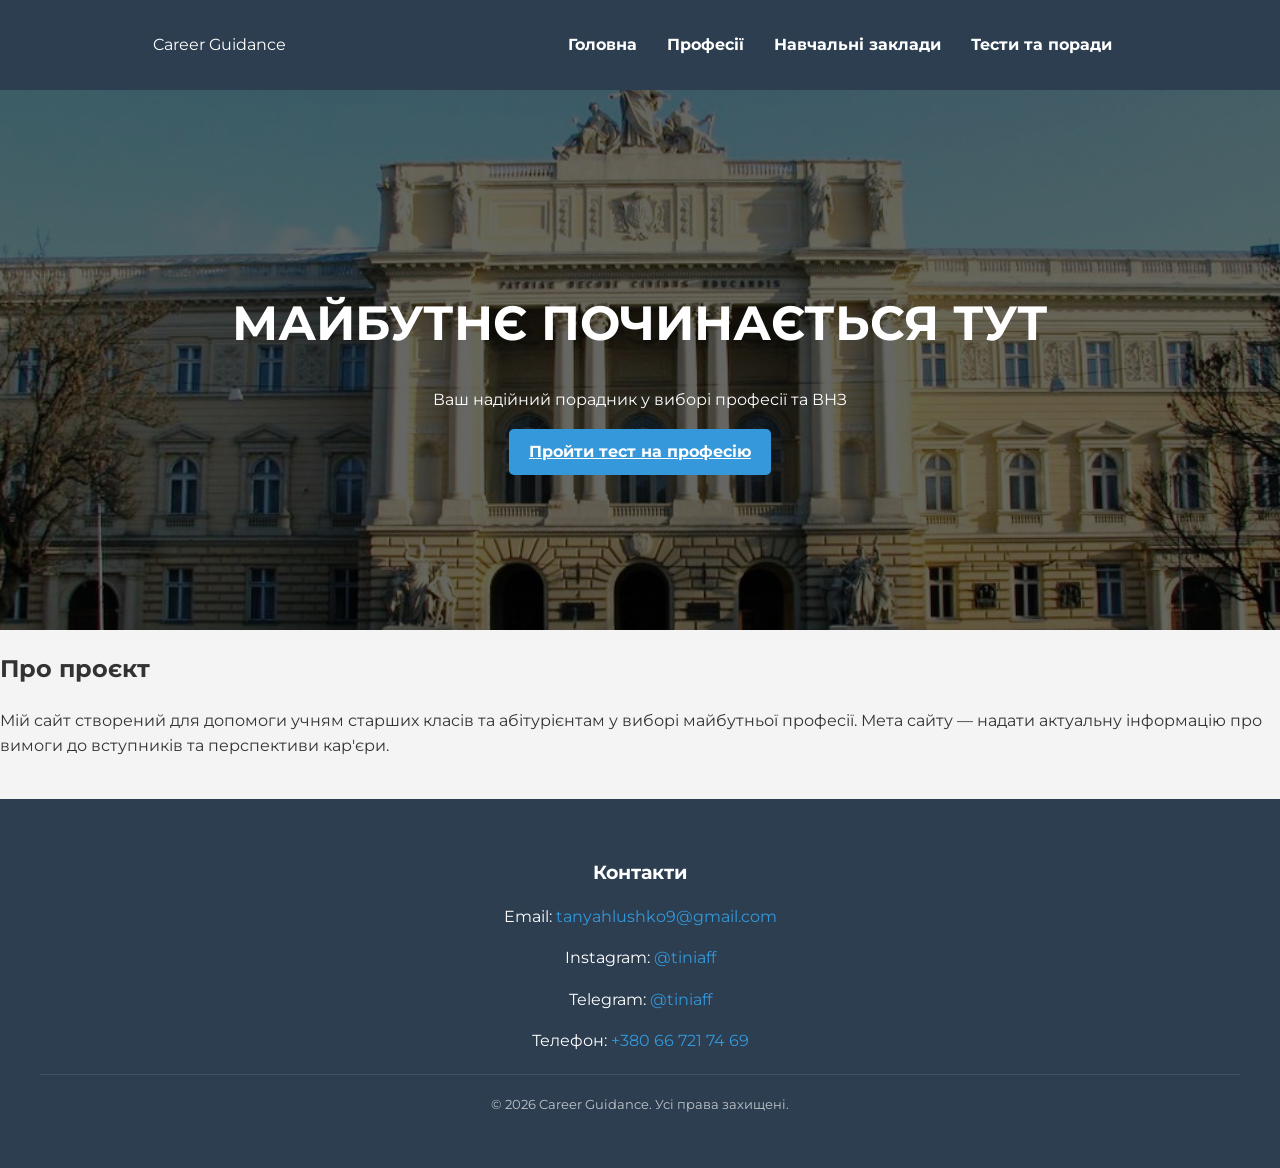
<file: index.html>
<!DOCTYPE html>
<html lang="uk">
<head>
    <meta charset="UTF-8">
    <meta name="viewport" content="width=device-width, initial-scale=1.0">
    <title>Career Guidance - Головна</title>
    <link href="https://fonts.googleapis.com/css2?family=Montserrat:wght@400;700&display=swap" rel="stylesheet">
    <link rel="stylesheet" href="style.css">
</head>
<body>
    <header>
        <nav>
            <div class="logo">Career Guidance</div>
            <ul>
                <li><a href="index.html">Головна</a></li>
                <li><a href="professions.html">Професії</a></li>
                <li><a href="universities.html">Навчальні заклади</a></li>
                <li><a href="tests.html">Тести та поради</a></li>
            </ul>
        </nav>
    </header>

    <main>
       <section class="hero" style="background: linear-gradient(rgba(0,0,0,0.6), rgba(0,0,0,0.6)), url('./images/hero-bg.jpg') no-repeat center center/cover;">
    <h1>МАЙБУТНЄ ПОЧИНАЄТЬСЯ ТУТ</h1>
    <p>Ваш надійний порадник у виборі професії та ВНЗ</p>
    <a href="tests.html" class="btn">Пройти тест на професію</a>
</section>

        <section class="info-section">
            <h2>Про проєкт</h2>
            <p>Мій сайт створений для допомоги учням старших класів та абітурієнтам у виборі майбутньої професії. Мета сайту — надати актуальну інформацію про вимоги до вступників та перспективи кар'єри.</p>
        </section>
    </main>

   <footer id="contacts">
        <div style="max-width: 1200px; margin: auto; padding: 20px;">
            <h3>Контакти</h3>
            <p>Email: <a href="mailto:tanyahlushko9@gmail.com" style="color: #3498db;">tanyahlushko9@gmail.com</a></p>
            <p>Instagram: <a href="https://instagram.com/tiniaff" target="_blank" style="color: #3498db;">@tiniaff</a></p>
            <p>Telegram: <a href="https://t.me/tiniaff" target="_blank" style="color: #3498db;">@tiniaff</a></p>
            <p>Телефон: <a href="tel:+380667217469" style="color: #3498db;">+380 66 721 74 69</a></p>
            
            <hr style="border: 0; border-top: 1px solid rgba(255,255,255,0.1); margin: 20px 0;">
            
            <p style="font-size: 0.8rem; opacity: 0.7;">&copy; 2026 Career Guidance. Усі права захищені.</p>
        </div>
    </footer>

</body>
</html>
</file>
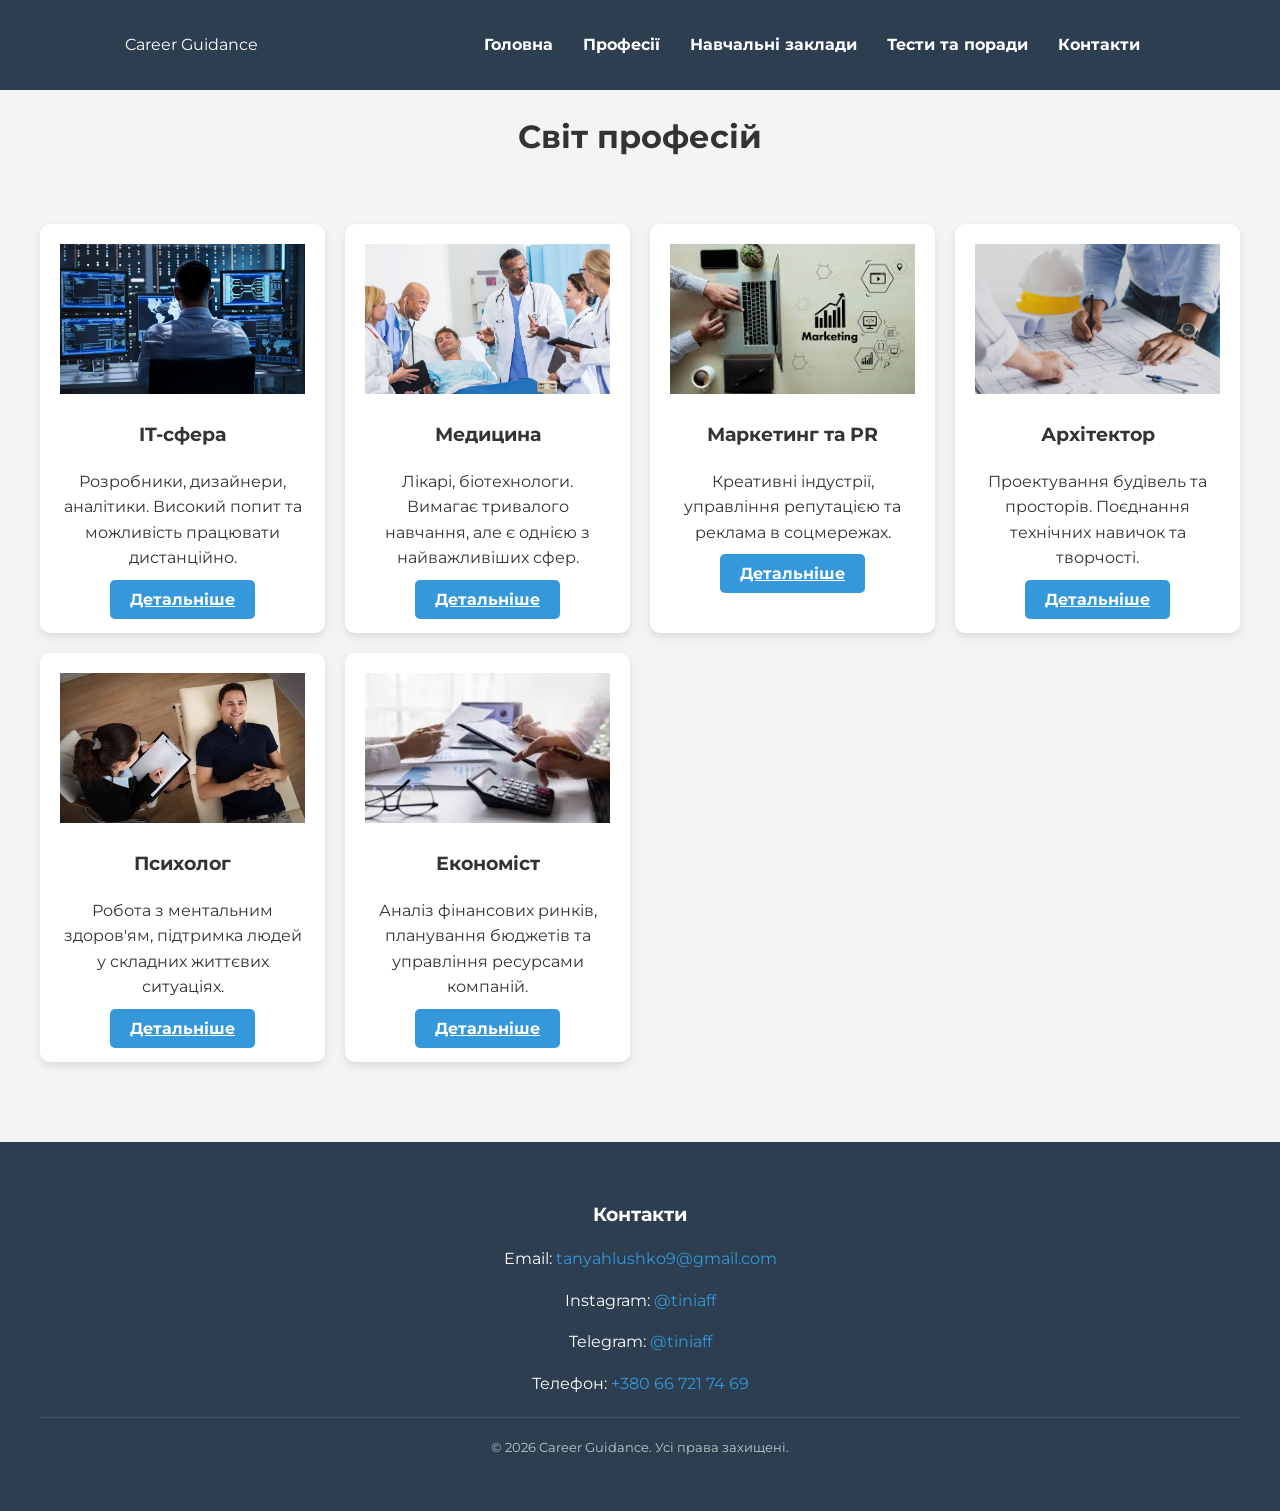
<file: professions.html>
<!DOCTYPE html>
<html lang="uk">
<head>
    <meta charset="UTF-8">
    <title>Професії - Career Guidance</title>
    <link href="https://fonts.googleapis.com/css2?family=Montserrat:wght@400;700&display=swap" rel="stylesheet">
    <link rel="stylesheet" href="style.css">
</head>
<body>
    <header>
        <nav>
            <div class="logo">Career Guidance</div>
            <ul>
                <li><a href="index.html">Головна</a></li>
                <li><a href="professions.html">Професії</a></li>
                <li><a href="universities.html">Навчальні заклади</a></li>
                <li><a href="tests.html">Тести та поради</a></li>
                <li><a href="#contacts">Контакти</a></li> 
            </ul>
        </nav>
    </header>

    <main class="info-section">
        <h1 style="text-align: center;">Світ професій</h1>
        <div class="features">
            
            <div class="card">
                <img src="images/it.jpg" alt="IT" style="width:100%; height:150px; object-fit:cover;">
                <h3>IT-сфера</h3>
                <p>Розробники, дизайнери, аналітики. Високий попит та можливість працювати дистанційно.</p>
                <a href="#" class="btn">Детальніше</a>
            </div>

            <div class="card">
                <img src="images/doctor.jpg" alt="Медицина" style="width:100%; height:150px; object-fit:cover;">
                <h3>Медицина</h3>
                <p>Лікарі, біотехнологи. Вимагає тривалого навчання, але є однією з найважливіших сфер.</p>
                <a href="#" class="btn">Детальніше</a>
            </div>

            <div class="card">
                <img src="images/marketing.jpg" alt="Маркетинг" style="width:100%; height:150px; object-fit:cover;">
                <h3>Маркетинг та PR</h3>
                <p>Креативні індустрії, управління репутацією та реклама в соцмережах.</p>
                <a href="#" class="btn">Детальніше</a>
            </div>

            <div class="card">
                <img src="images/architect.jpg" alt="Архітектор" style="width:100%; height:150px; object-fit:cover;">
                <h3>Архітектор</h3>
                <p>Проектування будівель та просторів. Поєднання технічних навичок та творчості.</p>
                <a href="#" class="btn">Детальніше</a>
            </div>

            <div class="card">
                <img src="images/psychology.jpg" alt="Психолог" style="width:100%; height:150px; object-fit:cover;">
                <h3>Психолог</h3>
                <p>Робота з ментальним здоров'ям, підтримка людей у складних життєвих ситуаціях.</p>
                <a href="#" class="btn">Детальніше</a>
            </div>

            <div class="card">
                <img src="images/finance.jpg" alt="Економіка" style="width:100%; height:150px; object-fit:cover;">
                <h3>Економіст</h3>
                <p>Аналіз фінансових ринків, планування бюджетів та управління ресурсами компаній.</p>
                <a href="#" class="btn">Детальніше</a>
            </div>

        </div>
    </main>

    <footer id="contacts">
        <div style="max-width: 1200px; margin: auto; padding: 20px;">
            <h3>Контакти</h3>
            <p>Email: <a href="mailto:tanyahlushko9@gmail.com" style="color: #3498db;">tanyahlushko9@gmail.com</a></p>
            <p>Instagram: <a href="https://instagram.com/tiniaff" target="_blank" style="color: #3498db;">@tiniaff</a></p>
            <p>Telegram: <a href="https://t.me/tiniaff" target="_blank" style="color: #3498db;">@tiniaff</a></p>
            <p>Телефон: <a href="tel:+380667217469" style="color: #3498db;">+380 66 721 74 69</a></p>
            
            <hr style="border: 0; border-top: 1px solid rgba(255,255,255,0.1); margin: 20px 0;">
            
            <p style="font-size: 0.8rem; opacity: 0.7;">&copy; 2026 Career Guidance. Усі права захищені.</p>
        </div>
    </footer>

</body>
</html>
</file>
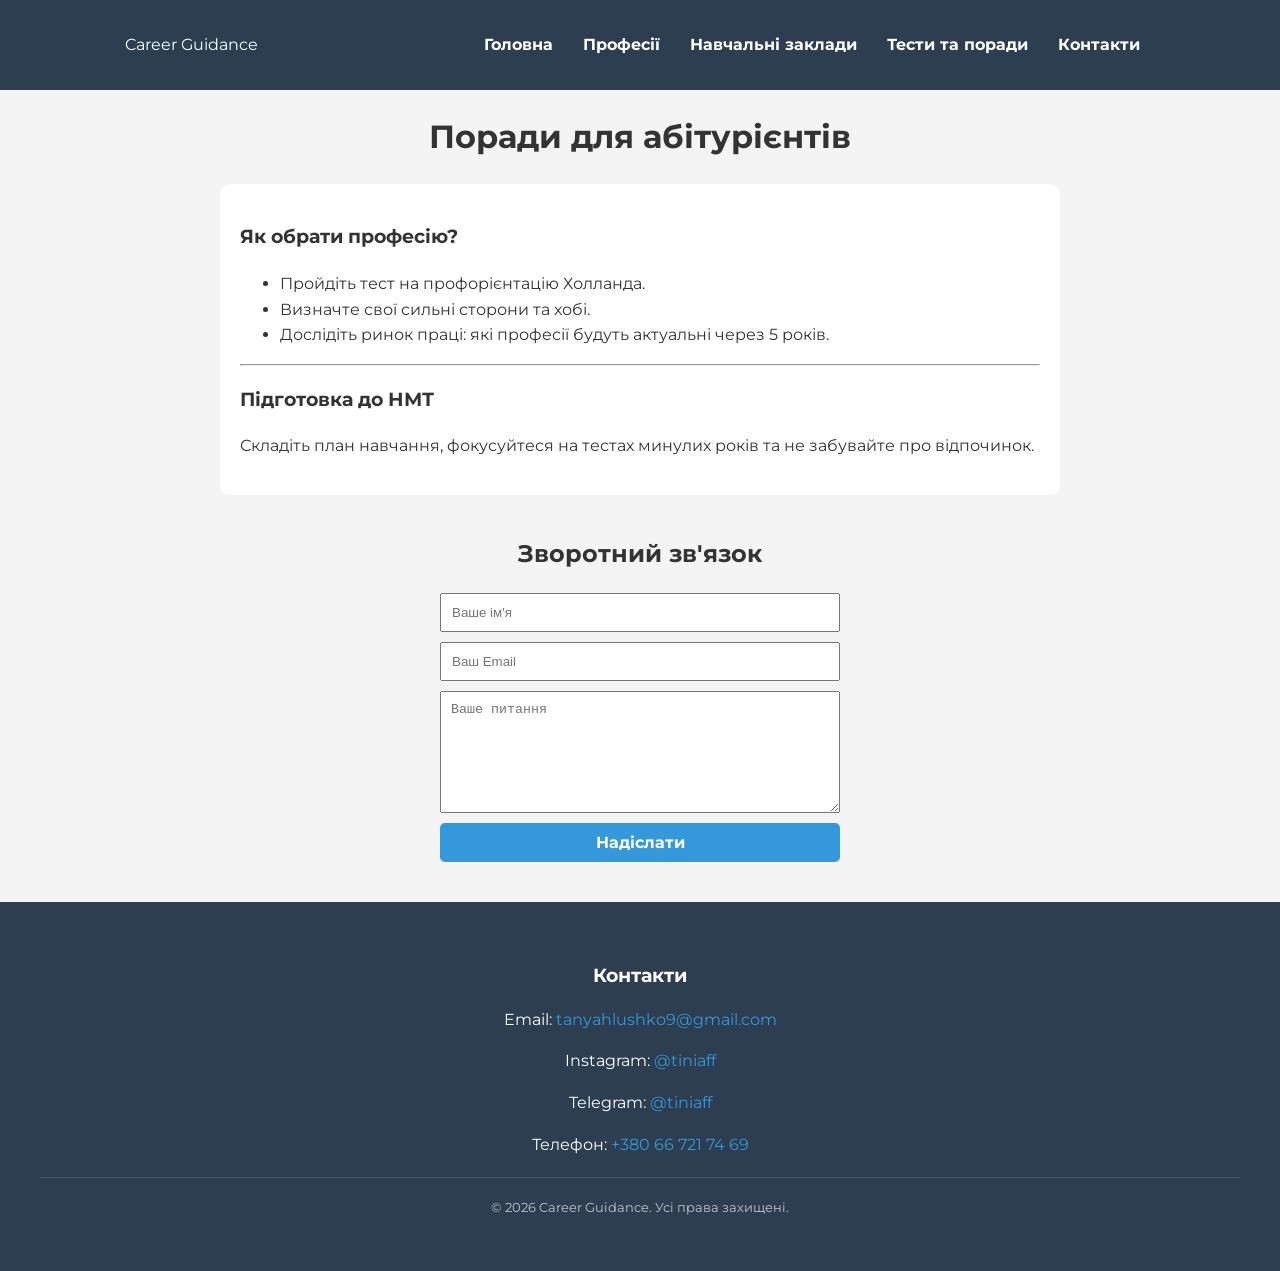
<file: tests.html>
<!DOCTYPE html>
<html lang="uk">
<head>
    <meta charset="UTF-8">
    <title>Тести та поради - Career Guidance</title>
    <link href="https://fonts.googleapis.com/css2?family=Montserrat:wght@400;700&display=swap" rel="stylesheet">
    <link rel="stylesheet" href="style.css">
</head>
<body>
    <header>
       <nav>
    <div class="logo">Career Guidance</div>
    <ul>
        <li><a href="index.html">Головна</a></li>
        <li><a href="professions.html">Професії</a></li>
        <li><a href="universities.html">Навчальні заклади</a></li>
        <li><a href="tests.html">Тести та поради</a></li>
        <li><a href="#contacts">Контакти</a></li> 
    </ul>
</nav>
    </header>

    <main class="info-section">
        <h1 style="text-align: center;">Поради для абітурієнтів</h1>
        <div style="max-width: 800px; margin: auto; padding: 20px; background: white; border-radius: 10px;">
            <h3>Як обрати професію?</h3>
            <ul>
                <li>Пройдіть тест на профорієнтацію Холланда.</li>
                <li>Визначте свої сильні сторони та хобі.</li>
                <li>Дослідіть ринок праці: які професії будуть актуальні через 5 років.</li>
            </ul>
            <hr>
            <h3>Підготовка до НМТ</h3>
            <p>Складіть план навчання, фокусуйтеся на тестах минулих років та не забувайте про відпочинок.</p>
        </div>

        <section id="contacts" style="text-align: center; margin-top: 40px;">
            <h2>Зворотний зв'язок</h2>
            <form style="display: flex; flex-direction: column; max-width: 400px; margin: auto; gap: 10px;">
                <input type="text" placeholder="Ваше ім'я" style="padding: 10px;">
                <input type="email" placeholder="Ваш Email" style="padding: 10px;">
                <textarea placeholder="Ваше питання" style="padding: 10px; height: 100px;"></textarea>
                <button type="submit" class="btn">Надіслати</button>
            </form>
        </section>
    </main>
    <footer id="contacts">
        <div style="max-width: 1200px; margin: auto; padding: 20px;">
            <h3>Контакти</h3>
            <p>Email: <a href="mailto:tanyahlushko9@gmail.com" style="color: #3498db;">tanyahlushko9@gmail.com</a></p>
            <p>Instagram: <a href="https://instagram.com/tiniaff" target="_blank" style="color: #3498db;">@tiniaff</a></p>
            <p>Telegram: <a href="https://t.me/tiniaff" target="_blank" style="color: #3498db;">@tiniaff</a></p>
            <p>Телефон: <a href="tel:+380667217469" style="color: #3498db;">+380 66 721 74 69</a></p>
            
            <hr style="border: 0; border-top: 1px solid rgba(255,255,255,0.1); margin: 20px 0;">
            
            <p style="font-size: 0.8rem; opacity: 0.7;">&copy; 2026 Career Guidance. Усі права захищені.</p>
        </div>
    </footer>
</body>
</html>
</file>
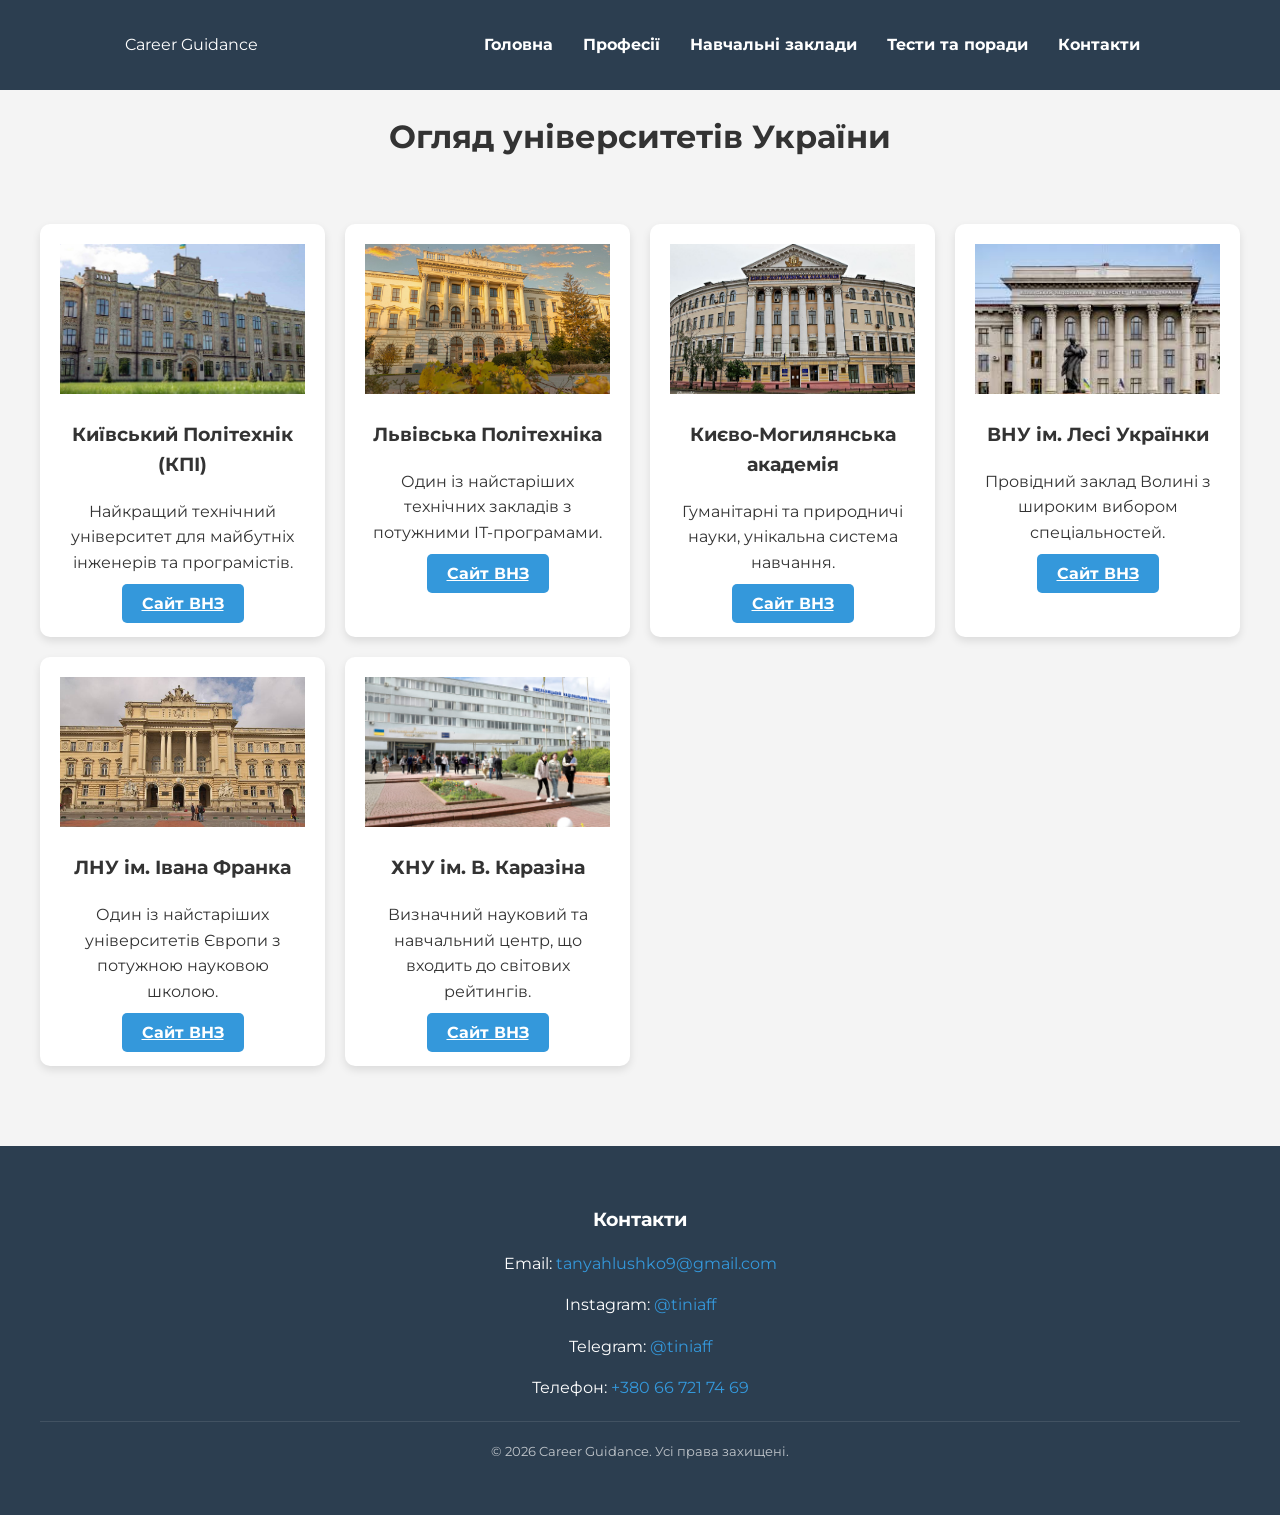
<file: universities.html>
<!DOCTYPE html>
<html lang="uk">
<head>
    <meta charset="UTF-8">
    <title>Навчальні заклади - Career Guidance</title>
    <link href="https://fonts.googleapis.com/css2?family=Montserrat:wght@400;700&display=swap" rel="stylesheet">
    <link rel="stylesheet" href="style.css">
</head>
<body>
    <header>
        <nav>
            <div class="logo">Career Guidance</div>
            <ul>
                <li><a href="index.html">Головна</a></li>
                <li><a href="professions.html">Професії</a></li>
                <li><a href="universities.html">Навчальні заклади</a></li>
                <li><a href="tests.html">Тести та поради</a></li>
                <li><a href="#contacts">Контакти</a></li> 
            </ul>
        </nav>
    </header>

    <main class="info-section">
        <h1 style="text-align: center;">Огляд університетів України</h1>
        <div class="features">
            
            <div class="card">
                <img src="images/kpi.jpg" alt="КПІ" style="width:100%; height:150px; object-fit:cover;">
                <h3>Київський Політехнік (КПІ)</h3>
                <p>Найкращий технічний університет для майбутніх інженерів та програмістів.</p>
                <a href="https://kpi.ua" target="_blank" class="btn">Сайт ВНЗ</a>
            </div>

            <div class="card">
                <img src="images/lp.jpg" alt="ЛП" style="width:100%; height:150px; object-fit:cover;">
                <h3>Львівська Політехніка</h3>
                <p>Один із найстаріших технічних закладів з потужними ІТ-програмами.</p>
                <a href="https://lpnu.ua" target="_blank" class="btn">Сайт ВНЗ</a>
            </div>

            <div class="card">
                <img src="images/ukma.jpg" alt="НаУКМА" style="width:100%; height:150px; object-fit:cover;">
                <h3>Києво-Могилянська академія</h3>
                <p>Гуманітарні та природничі науки, унікальна система навчання.</p>
                <a href="https://ukma.edu.ua" target="_blank" class="btn">Сайт ВНЗ</a>
            </div>

            <div class="card">
                <img src="images/vnu.jpg" alt="ВНУ" style="width:100%; height:150px; object-fit:cover;">
                <h3>ВНУ ім. Лесі Українки</h3>
                <p>Провідний заклад Волині з широким вибором спеціальностей.</p>
                <a href="https://vnu.edu.ua/" target="_blank" class="btn">Сайт ВНЗ</a>
            </div>

            <div class="card">
                <img src="images/lnu.jpg" alt="ЛНУ" style="width:100%; height:150px; object-fit:cover;">
                <h3>ЛНУ ім. Івана Франка</h3>
                <p>Один із найстаріших університетів Європи з потужною науковою школою.</p>
                <a href="https://lnu.edu.ua/" target="_blank" class="btn">Сайт ВНЗ</a>
            </div>

            <div class="card">
                <img src="images/hnu.jpg" alt="ХНУ" style="width:100%; height:150px; object-fit:cover;">
                <h3>ХНУ ім. В. Каразіна</h3>
                <p>Визначний науковий та навчальний центр, що входить до світових рейтингів.</p>
                <a href="https://karazin.ua/" target="_blank" class="btn">Сайт ВНЗ</a>
            </div>

        </div>
    </main>

  <footer id="contacts">
        <div style="max-width: 1200px; margin: auto; padding: 20px;">
            <h3>Контакти</h3>
            <p>Email: <a href="mailto:tanyahlushko9@gmail.com" style="color: #3498db;">tanyahlushko9@gmail.com</a></p>
            <p>Instagram: <a href="https://instagram.com/tiniaff" target="_blank" style="color: #3498db;">@tiniaff</a></p>
            <p>Telegram: <a href="https://t.me/tiniaff" target="_blank" style="color: #3498db;">@tiniaff</a></p>
            <p>Телефон: <a href="tel:+380667217469" style="color: #3498db;">+380 66 721 74 69</a></p>
            
            <hr style="border: 0; border-top: 1px solid rgba(255,255,255,0.1); margin: 20px 0;">
            
            <p style="font-size: 0.8rem; opacity: 0.7;">&copy; 2026 Career Guidance. Усі права захищені.</p>
        </div>
    </footer>

</body>
</html>
</file>
<file: style.css>
body {
    font-family: 'Montserrat', sans-serif; 
    margin: 0;
    line-height: 1.6;
    color: #333;
    background-color: #f4f4f4;
}

header {
    background: #2c3e50;
    color: #fff;
    padding: 1rem 0;
    position: sticky;
    top: 0;
    z-index: 1000;
}

nav {
    display: flex;
    justify-content: space-around;
    align-items: center;
    max-width: 1200px;
    margin: auto;
}

nav ul {
    display: flex;
    list-style: none;
}

nav ul li {
    margin: 0 15px;
}

nav ul li a {
    color: #fff;
    text-decoration: none;
    font-weight: bold;
    transition: 0.3s;
}

nav ul li a:hover {
    color: #3498db;
}

.hero {
    background: linear-gradient(rgba(0,0,0,0.6), rgba(0,0,0,0.6)), url('./images/hero-bg.jpg') no-repeat center center/cover;
    height: 60vh;
    display: flex;
    flex-direction: column;
    justify-content: center;
    align-items: center;
    color: #fff;
    text-align: center;
}

.hero h1 {
    font-size: 3rem;
    margin-bottom: 10px;
    font-weight: 700; 
}

.features {
    display: grid;
    grid-template-columns: repeat(auto-fit, minmax(250px, 1fr));
    gap: 20px;
    padding: 40px;
    max-width: 1200px;
    margin: auto;
}

.card {
    background: #fff;
    padding: 20px;
    border-radius: 10px;
    box-shadow: 0 4px 8px rgba(0,0,0,0.1);
    text-align: center;
    transition: transform 0.3s;
}

.card:hover {
    transform: translateY(-10px);
}

.btn {
    font-family: 'Montserrat', sans-serif; 
    background: #3498db;
    color: white;
    padding: 10px 20px;
    border: none;
    border-radius: 5px;
    cursor: pointer;
    font-size: 1rem;
    font-weight: bold;
}

footer {
    background: #2c3e50;
    color: white;
    text-align: center;
    padding: 20px 0;
    margin-top: 40px;
}
footer a {
    text-decoration: none;
    transition: 0.3s;
}

footer a:hover {
    text-decoration: underline;
}

footer h3 {
    margin-bottom: 15px;
    font-weight: 700;
}
</file>
